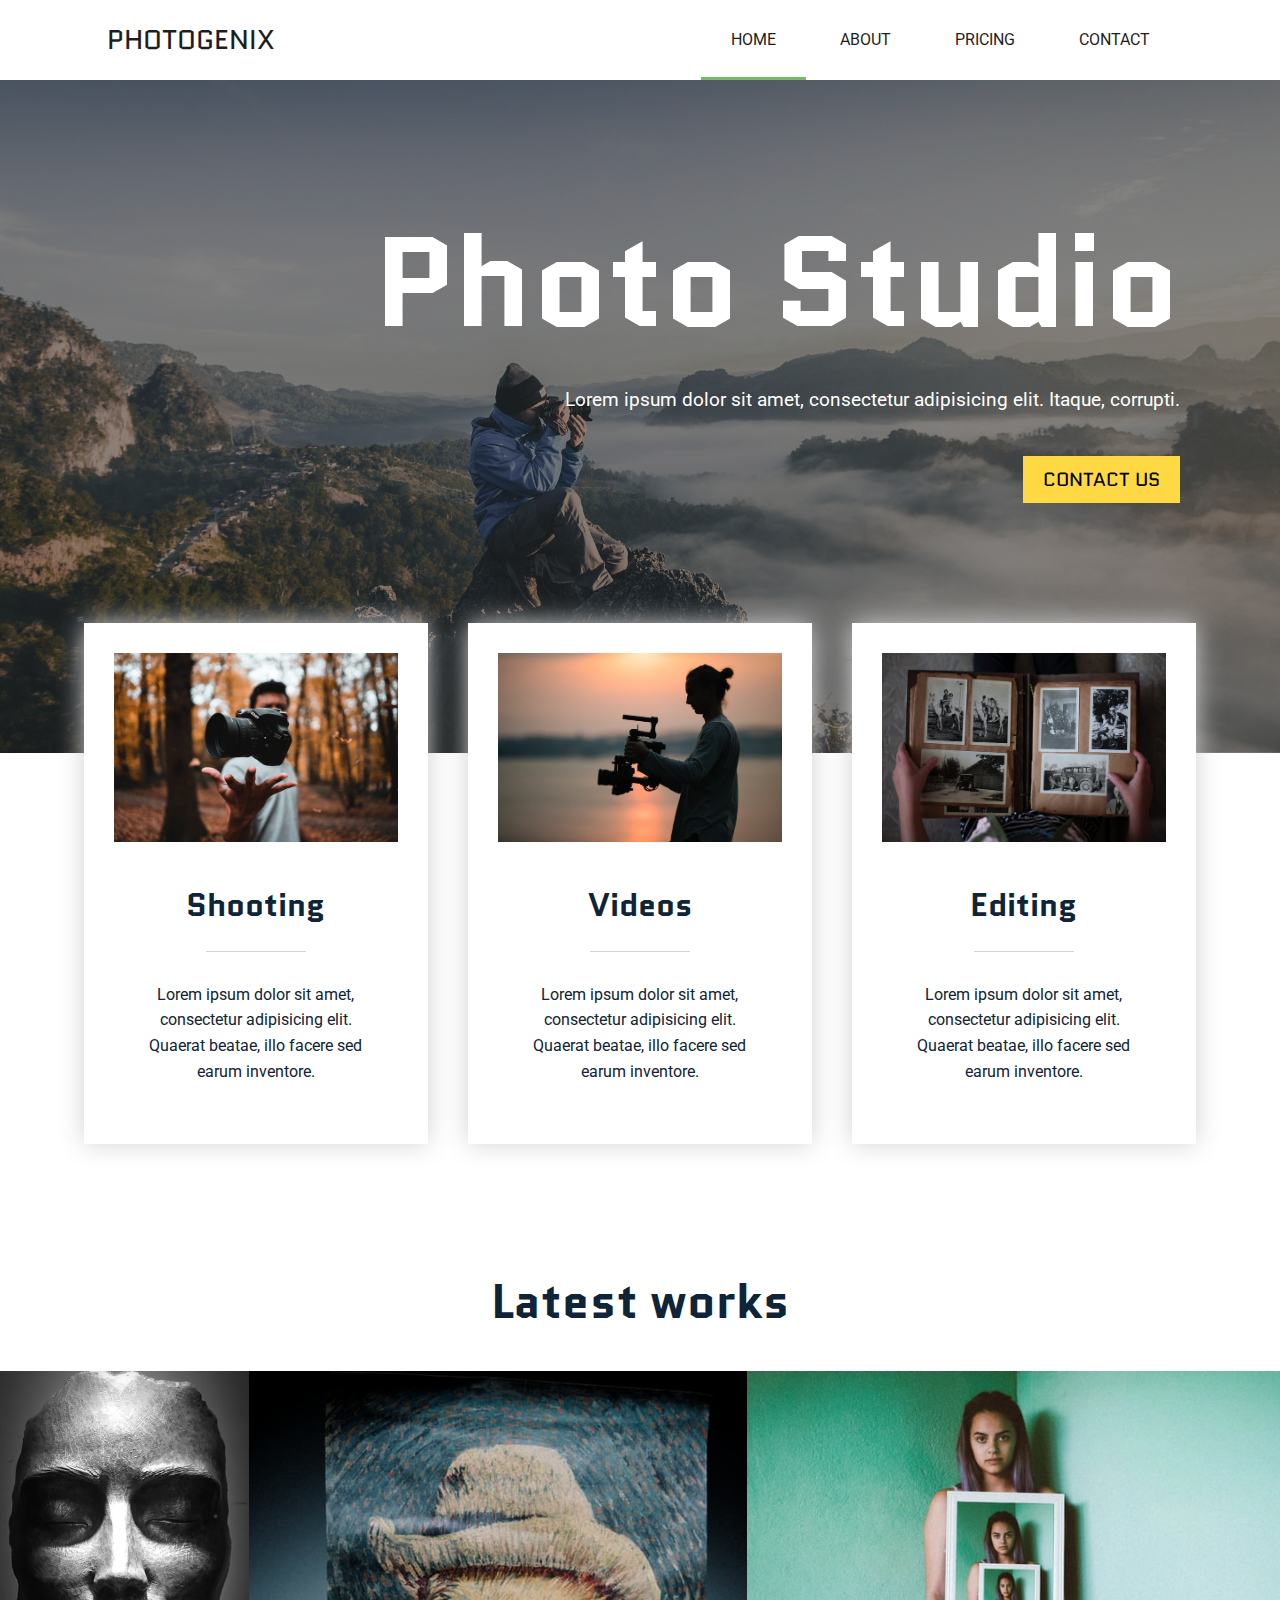
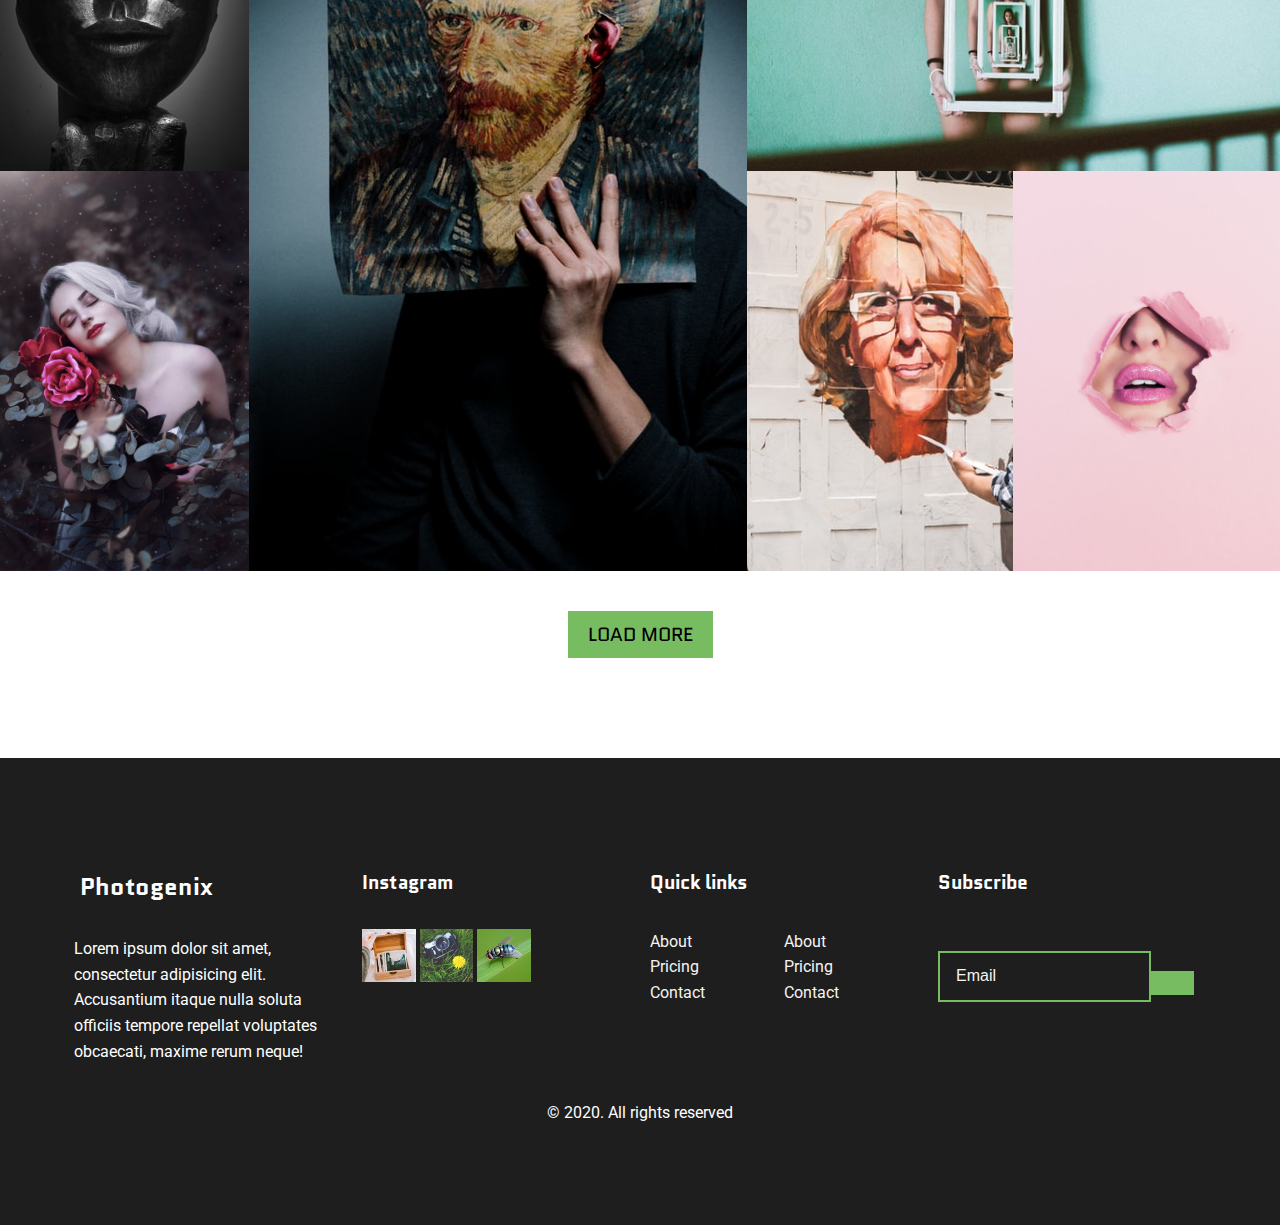
<file: index.html>
<!DOCTYPE html>
<html lang="en">
<head>
    <meta charset="UTF-8">
    <title>Photo studio</title>
     <meta name="viewport" content="width=device-width, initial-scale=1.0">
    <link rel="stylesheet" href="https://use.fontawesome.com/releases/v5.8.1/css/all.css" integrity="sha384-50oBUHEmvpQ+1lW4y57PTFmhCaXp0ML5d60M1M7uH2+nqUivzIebhndOJK28anvf" crossorigin="anonymous">
    <link rel="stylesheet" href="style.css">
</head>
<body>
    
    <!-- nav -->
     <nav>
        <a class="logo" href=""><i class="fas fa-camera"></i>&nbsp;Photogenix</a>
        <ul>
            <li><a class="active" href="index.html">Home</a></li>
            <li><a href="about.html">About</a></li>
            <li><a href="pricing.html">Pricing</a></li>
            <li><a href="contact.html">Contact</a></li>
        </ul>
    </nav>

    
    <!-- header -->
    <header>
        <h1>Photo Studio</h1>
        <p>Lorem ipsum dolor sit amet, consectetur adipisicing elit. Itaque, corrupti.</p>
        <button type="button">Contact us</button>
    </header>
    
    
    <!-- services -->
    <section class="services container">
        <div class="row">
            <div class="col-4"> 
                <div class="wrapper">
                    <img src="img/services1.jpg" alt="">
                    <div class="text">
                        <h3>Shooting</h3>
                        <p>Lorem ipsum dolor sit amet, consectetur adipisicing elit. Quaerat beatae, illo facere sed earum inventore.</p>
                    </div>
                </div>
            </div>
            
            <div class="col-4"> 
                <div class="wrapper">
                    <img src="img/services2.jpg" alt="">
                    <div class="text"> 
                        <h3>Videos</h3>
                        <p>Lorem ipsum dolor sit amet, consectetur adipisicing elit. Quaerat beatae, illo facere sed earum inventore.</p>
                    </div>
                </div>
            </div>
            
            <div class="col-4"> 
                <div class="wrapper">
                    <img src="img/services3.jpg" alt="">
                    <div class="text"> 
                        <h3>Editing</h3>
                        <p>Lorem ipsum dolor sit amet, consectetur adipisicing elit. Quaerat beatae, illo facere sed earum inventore.</p>
                    </div>
                </div>
            </div>
        </div>
    </section>
    
    <!-- works -->
    <section class="works">
        <h2>Latest works</h2>
        <div class="row">
           <!-- col-7 (prvi deo slika)-->
            <div class="col-7">
                <div class="row">
                    <div class="col-4">
                        <div class="row">
                            <div class="col-12 works1"></div>
                        </div>
                        <div class="row">
                            <div class="col-12 works2"></div>
                        </div>
                    </div>
                    <div class="col-8">
                        <div class="row">
                            <div class="col-12 works3" ></div>
                        </div>
                    </div>
                </div>
            </div>
            <!-- col-5 (drugi deo) -->
            <div class="col-5">
               <div class="row">
                   <div class="col-12 works4"></div>
               </div>
               <div class="row">
                   <div class="col-6 works5"></div>
                   <div class="col-6 works6"></div>
               </div>
            </div>
        </div>
        <button type="button">Load more</button>
    </section>
    
    
    <!-- footer -->
    <footer>
        <div class="row container">
            <div class="col-3">
                <h4><i class="fas fa-camera"></i>&nbsp;Photogenix</h4>
                <p>Lorem ipsum dolor sit amet, consectetur adipisicing elit. Accusantium itaque nulla soluta officiis tempore repellat voluptates obcaecati, maxime rerum neque!</p>
                <a href=""><i class="fab fa-facebook-square"></i></a>
                <a href=""><i class="fab fa-instagram"></i></a>
                <a href=""><i class="fab fa-twitter"></i></a>
                <a href=""><i class="fab fa-youtube"></i></a>
            </div>
            <div class="col-3">
                <h5>Instagram</h5>
                <img src="img/footer1.jpg" alt="">
                <img src="img/footer2.jpg" alt="">
                <img src="img/footer3.jpg" alt="">
            </div>
            <div class="col-3">
                <h5>Quick links</h5>
                <div class="row">
                    <div class="col-6">
                        <ul>
                            <li><a href="about.html">About</a></li>
                            <li><a href="pricing.html">Pricing</a></li>
                            <li><a href="contact.html">Contact</a></li>
                        </ul>
                    </div>
                    <div class="col-6">
                        <ul>
                            <li><a href="about.html">About</a></li>
                            <li><a href="pricing.html">Pricing</a></li>
                            <li><a href="contact.html">Contact</a></li>
                        </ul>
                    </div>
                </div>
            </div>
            <div class="col-3">
                <h5>Subscribe</h5>
                <form>
                    <input type="text" placeholder="Email">
                    <button type="button"><i class="fas fa-paper-plane"></i></button>
                </form>
            </div>
        </div>
        <div class="row copy">
            <p>&copy; 2020. All rights reserved</p>
        </div>
    </footer>
    
    
</body>
</html>
</file>
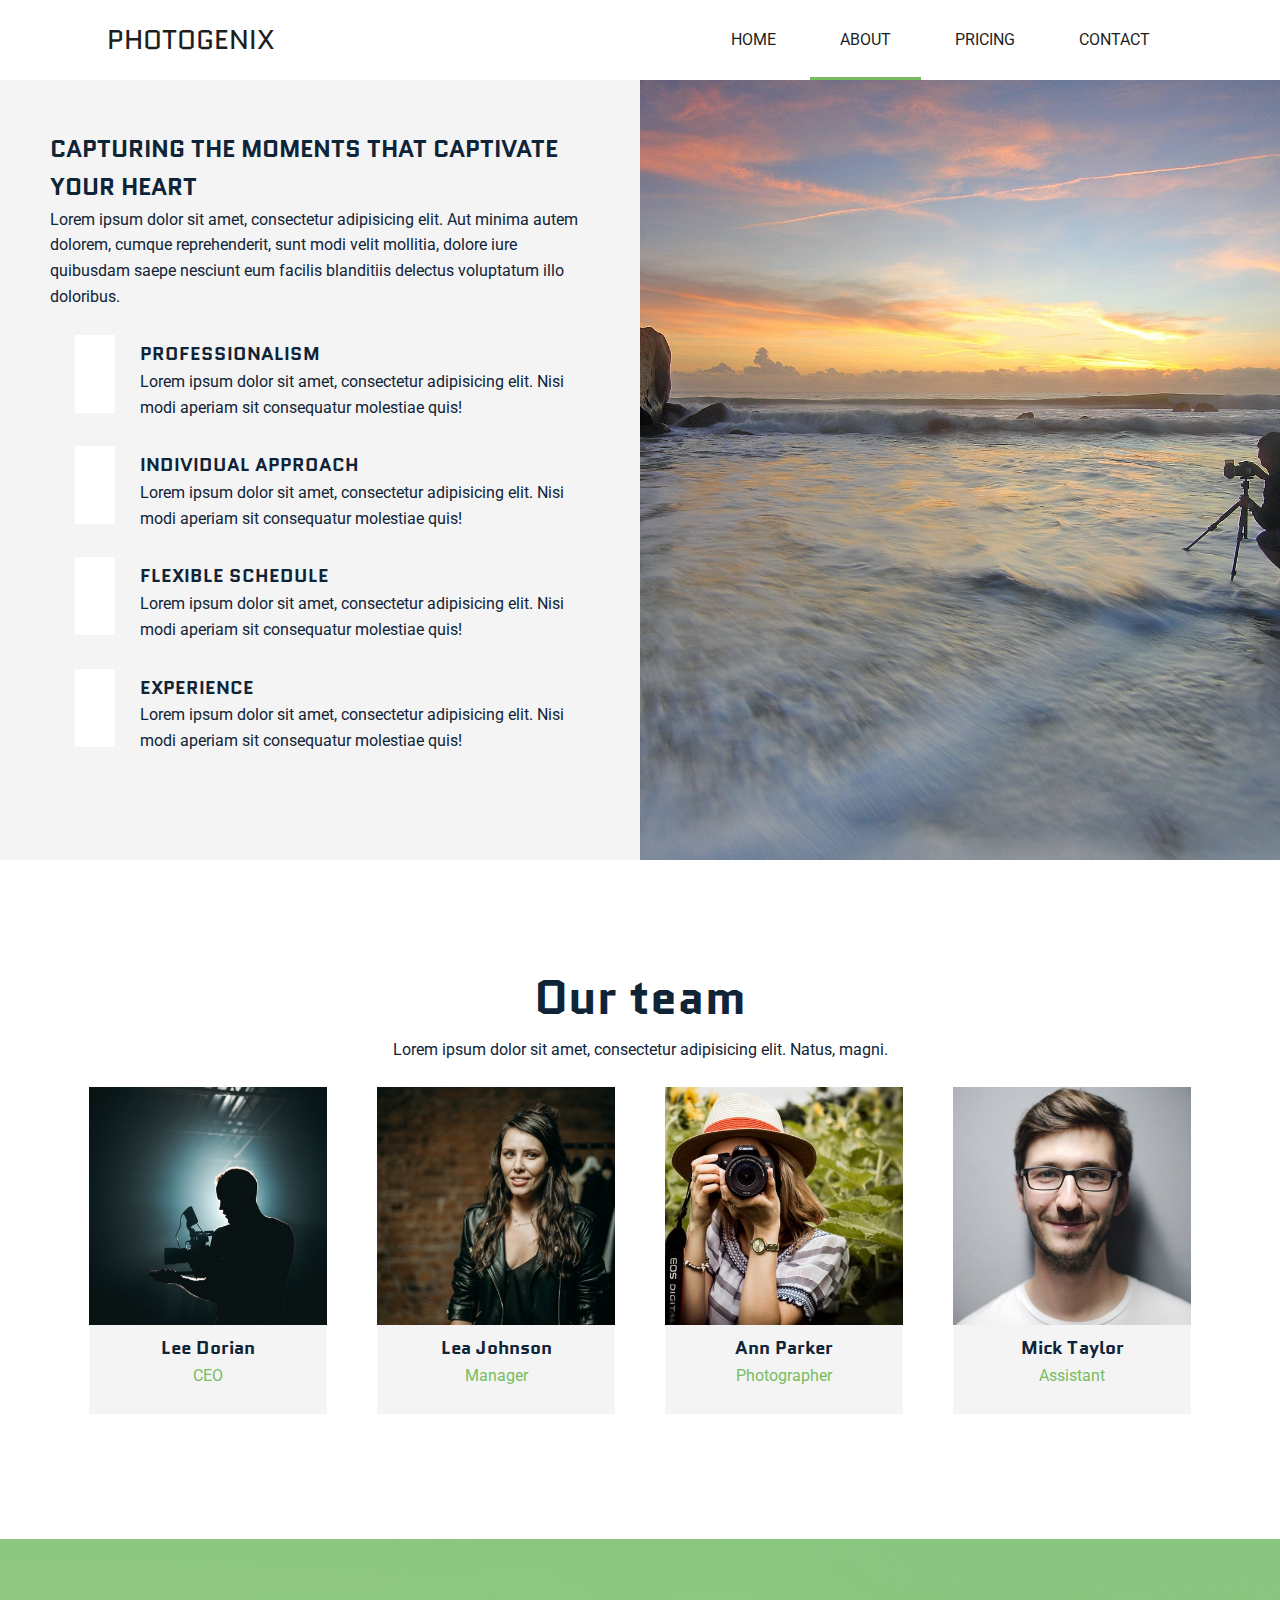
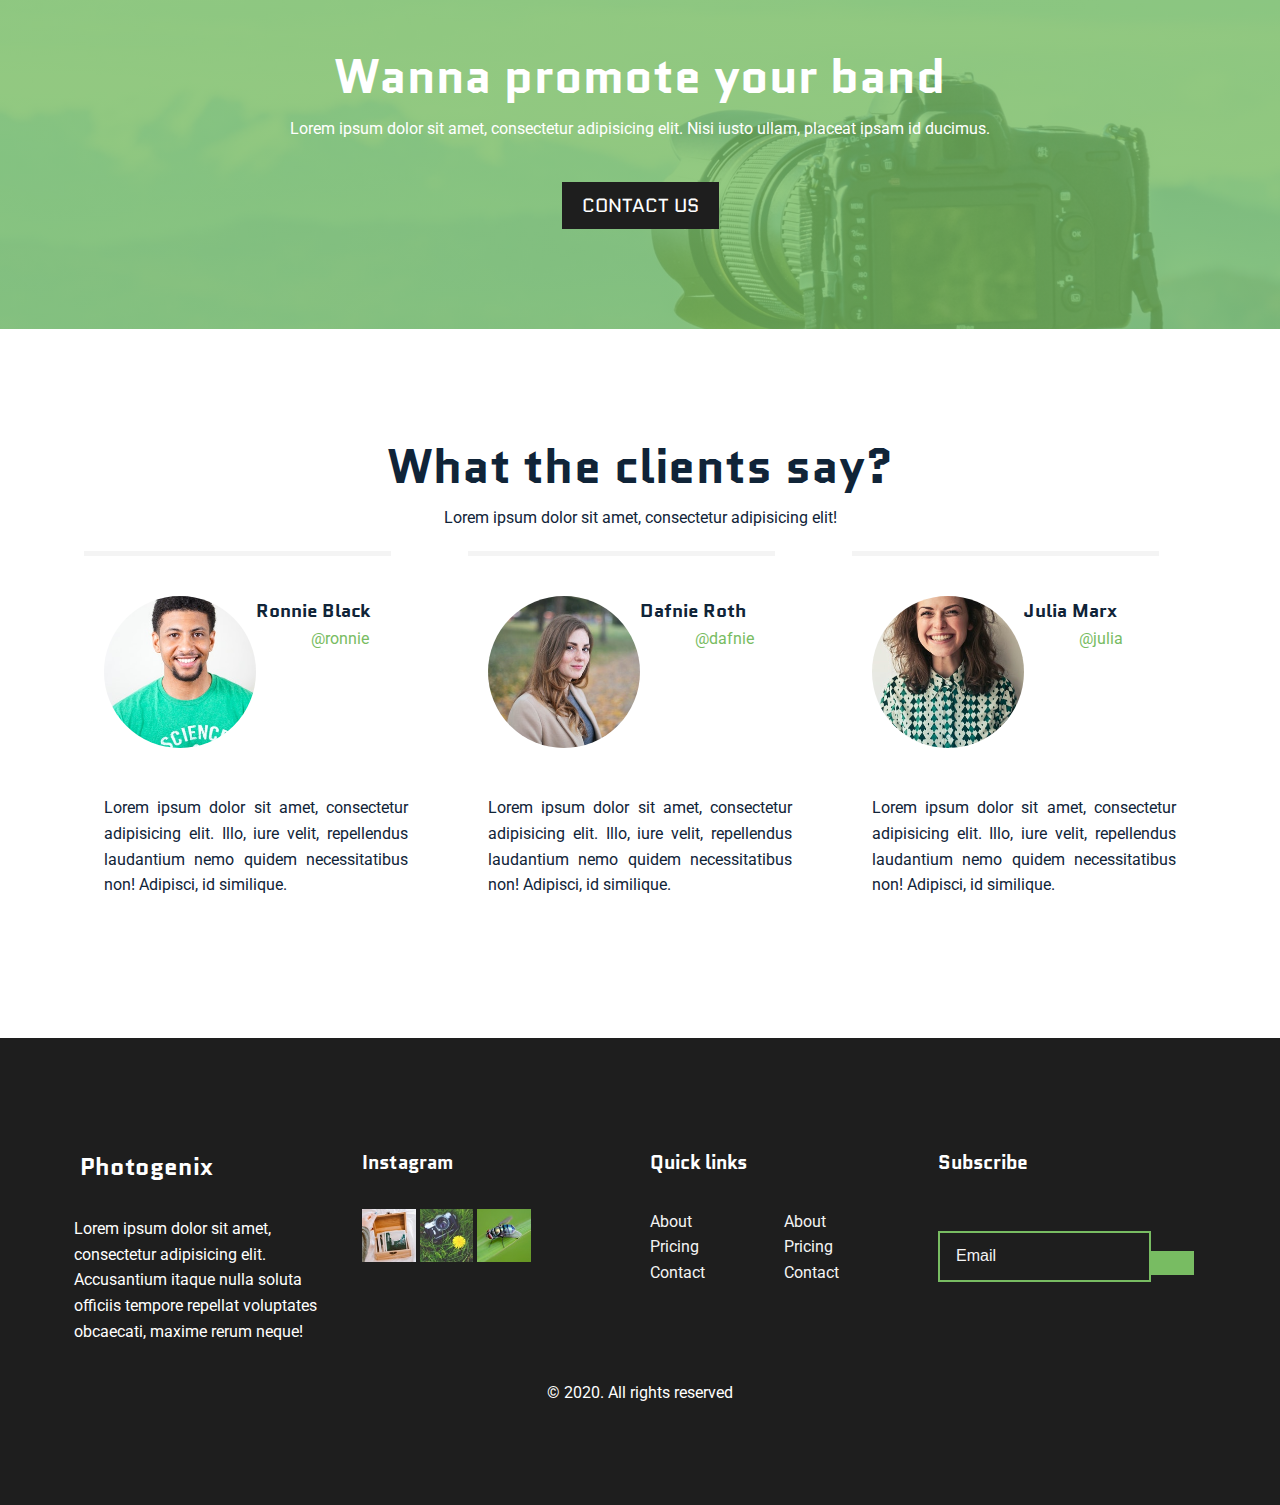
<file: about.html>
<!DOCTYPE html>
<html lang="en">
<head>
    <meta charset="UTF-8">
    <title>Photo studio</title>
     <meta name="viewport" content="width=device-width, initial-scale=1.0">
    <link rel="stylesheet" href="https://use.fontawesome.com/releases/v5.8.1/css/all.css" integrity="sha384-50oBUHEmvpQ+1lW4y57PTFmhCaXp0ML5d60M1M7uH2+nqUivzIebhndOJK28anvf" crossorigin="anonymous">
    <link rel="stylesheet" href="style.css">
</head>
<body>
    
    <!-- nav -->
    <nav>
        <a class="logo" href=""><i class="fas fa-camera"></i>&nbsp;Photogenix</a>
        <ul>
            <li><a href="index.html">Home</a></li>
            <li><a  class="active"  href="about.html">About</a></li>
            <li><a href="pricing.html">Pricing</a></li>
            <li><a href="contact.html">Contact</a></li>
        </ul>
    </nav>
    
    <!-- about -->
    <section class="about">
        <div class="row">
            <div class="col-6">
                <h2>Capturing the moments that captivate your heart</h2>
                <p>Lorem ipsum dolor sit amet, consectetur adipisicing elit. Aut minima autem dolorem, cumque reprehenderit, sunt modi velit mollitia, dolore iure quibusdam saepe nesciunt eum facilis blanditiis delectus voluptatum illo doloribus.</p>
                
                <!--cetiri artikla -->
                <div class="row">
                    <div class="col-2">
                        <i class="far fa-user"></i>
                    </div>
                    <div class="col-10">
                       <h3>Professionalism</h3>
                        <p>Lorem ipsum dolor sit amet, consectetur adipisicing elit. Nisi modi aperiam sit consequatur molestiae quis!</p>
                    </div>
                </div>
                <div class="row">
                    <div class="col-2">
                        <i class="far fa-user"></i>
                    </div>
                    <div class="col-10">
                        <h3>Individual approach</h3>
                        <p>Lorem ipsum dolor sit amet, consectetur adipisicing elit. Nisi modi aperiam sit consequatur molestiae quis!</p>
                    </div>
                </div>
                <div class="row">
                    <div class="col-2">
                        <i class="far fa-user"></i>
                    </div>
                    <div class="col-10">
                        <h3>Flexible schedule</h3>
                        <p>Lorem ipsum dolor sit amet, consectetur adipisicing elit. Nisi modi aperiam sit consequatur molestiae quis!</p>
                    </div>
                </div>
                
                <div class="row">
                    <div class="col-2">
                        <i class="far fa-user"></i>
                    </div>
                    <div class="col-10">
                        <h3>Experience</h3>
                        <p>Lorem ipsum dolor sit amet, consectetur adipisicing elit. Nisi modi aperiam sit consequatur molestiae quis!</p>
                    </div>
                </div>
            </div>
            <!--Slika -->
            <div class="col-6"></div>
        </div>
    </section>
    
    <!-- team -->
    <section class="team container">
        <h2>Our team</h2>
        <p>Lorem ipsum dolor sit amet, consectetur adipisicing elit. Natus, magni.</p>
        <div class="row">
            <div class="col-3">
                <div class="wrapper">
                    <img src="img/team1.jpg" alt="">
                    <h3>Lee Dorian</h3>
                    <p>CEO</p>
                    <div class="row">
                        <a href=""><i class="fab fa-facebook-square"></i></a>
                        <a href=""><i class="fab fa-instagram"></i></a>
                        <a href=""><i class="fab fa-twitter"></i></a>
                        <a href=""><i class="fab fa-youtube"></i></a>
                    </div>
                </div>
            </div>
            <div class="col-3">
                <div class="wrapper">
                    <img src="img/team2.jpg" alt="">
                    <h3>Lea Johnson</h3>
                    <p>Manager</p>
                    <div class="row">
                        <a href=""><i class="fab fa-facebook-square"></i></a>
                        <a href=""><i class="fab fa-instagram"></i></a>
                        <a href=""><i class="fab fa-twitter"></i></a>
                        <a href=""><i class="fab fa-youtube"></i></a>
                    </div>
                </div>
            </div>
                    
            <div class="col-3">
                 <div class="wrapper">
                    <img src="img/team3.jpg" alt="">
                    <h3>Ann Parker</h3>
                    <p>Photographer</p>
                    <div class="row">
                        <a href=""><i class="fab fa-facebook-square"></i></a>
                        <a href=""><i class="fab fa-instagram"></i></a>
                        <a href=""><i class="fab fa-twitter"></i></a>
                        <a href=""><i class="fab fa-youtube"></i></a>
                    </div>
                </div>
            </div> 
               
            <div class="col-3">                    <div class="wrapper">
                    <img src="img/team4.jpg" alt="">
                    <h3>Mick Taylor</h3>
                    <p>Assistant</p>
                    <div class="row">
                        <a href=""><i class="fab fa-facebook-square"></i></a>
                        <a href=""><i class="fab fa-instagram"></i></a>
                        <a href=""><i class="fab fa-twitter"></i></a>
                        <a href=""><i class="fab fa-youtube"></i></a>
                    </div>
                </div>
           </div>
    </section>
    
    
    <!-- promote -->
    <section class="promote">
       <h2>Wanna promote your band</h2>
       <p>Lorem ipsum dolor sit amet, consectetur adipisicing elit. Nisi iusto ullam, placeat ipsam id ducimus.</p>
       <button type="button">Contact us</button>  
    </section>
    
    
    <!-- testimonials -->
    <section class="testimonials container">
        <h2>What the clients say?</h2>
        <p>Lorem ipsum dolor sit amet, consectetur adipisicing elit!</p>
        <div class="row">
            <div class="col-4">
                <div class="row">
                   <div class="col-6">
                       <img src="img/client1.jpg" alt="">
                   </div>
                   <div class="col-6">
                        <h3>Ronnie Black</h3>
                        <p>@ronnie</p>
                   </div>
                </div>
                <div class="row">
                    <p>Lorem ipsum dolor sit amet, consectetur adipisicing elit. Illo, iure velit, repellendus laudantium nemo quidem necessitatibus non! Adipisci, id similique.</p>
                </div>
            </div>
            
            <div class="col-4">
                <div class="row">
                   <div class="col-6">
                       <img src="img/client2.jpg" alt="">
                   </div>
                   <div class="col-6">
                        <h3>Dafnie Roth</h3>
                        <p>@dafnie</p>
                   </div>
                </div>
                <div class="row">
                    <p>Lorem ipsum dolor sit amet, consectetur adipisicing elit. Illo, iure velit, repellendus laudantium nemo quidem necessitatibus non! Adipisci, id similique.</p>
                </div>
            </div>
            
            <div class="col-4">
                <div class="row">
                   <div class="col-6">
                       <img src="img/client3.jpg" alt="">
                   </div>
                   <div class="col-6">
                        <h3>Julia Marx</h3>
                        <p>@julia</p>
                   </div> 
                </div>
                <div class="row">
                    <p>Lorem ipsum dolor sit amet, consectetur adipisicing elit. Illo, iure velit, repellendus laudantium nemo quidem necessitatibus non! Adipisci, id similique.</p>
                </div>
            </div>
        </div>
    </section>

    <!-- footer -->
    <footer>
        <div class="row container">
            <div class="col-3">
                <h4><i class="fas fa-camera"></i>&nbsp;Photogenix</h4>
                <p>Lorem ipsum dolor sit amet, consectetur adipisicing elit. Accusantium itaque nulla soluta officiis tempore repellat voluptates obcaecati, maxime rerum neque!</p>
                <a href=""><i class="fab fa-facebook-square"></i></a>
                <a href=""><i class="fab fa-instagram"></i></a>
                <a href=""><i class="fab fa-twitter"></i></a>
                <a href=""><i class="fab fa-youtube"></i></a>
            </div>
            <div class="col-3">
                <h5>Instagram</h5>
                <img src="img/footer1.jpg" alt="">
                <img src="img/footer2.jpg" alt="">
                <img src="img/footer3.jpg" alt="">
            </div>
            <div class="col-3">
                <h5>Quick links</h5>
                <div class="row">
                    <div class="col-6">
                        <ul>
                            <li><a href="about.html">About</a></li>
                            <li><a href="pricing.html">Pricing</a></li>
                            <li><a href="contact.html">Contact</a></li>
                        </ul>
                    </div>
                    <div class="col-6">
                        <ul>
                            <li><a href="about.html">About</a></li>
                            <li><a href="pricing.html">Pricing</a></li>
                            <li><a href="contact.html">Contact</a></li>
                        </ul>
                    </div>
                </div>
            </div>
            <div class="col-3">
                <h5>Subscribe</h5>
                <form>
                    <input type="text" placeholder="Email">
                    <button type="button"><i class="fas fa-paper-plane"></i></button>
                </form>
            </div>
        </div>
        <div class="row copy">
            <p>&copy; 2020. All rights reserved</p>
        </div>
    </footer>
    
</body>
</html>
</file>
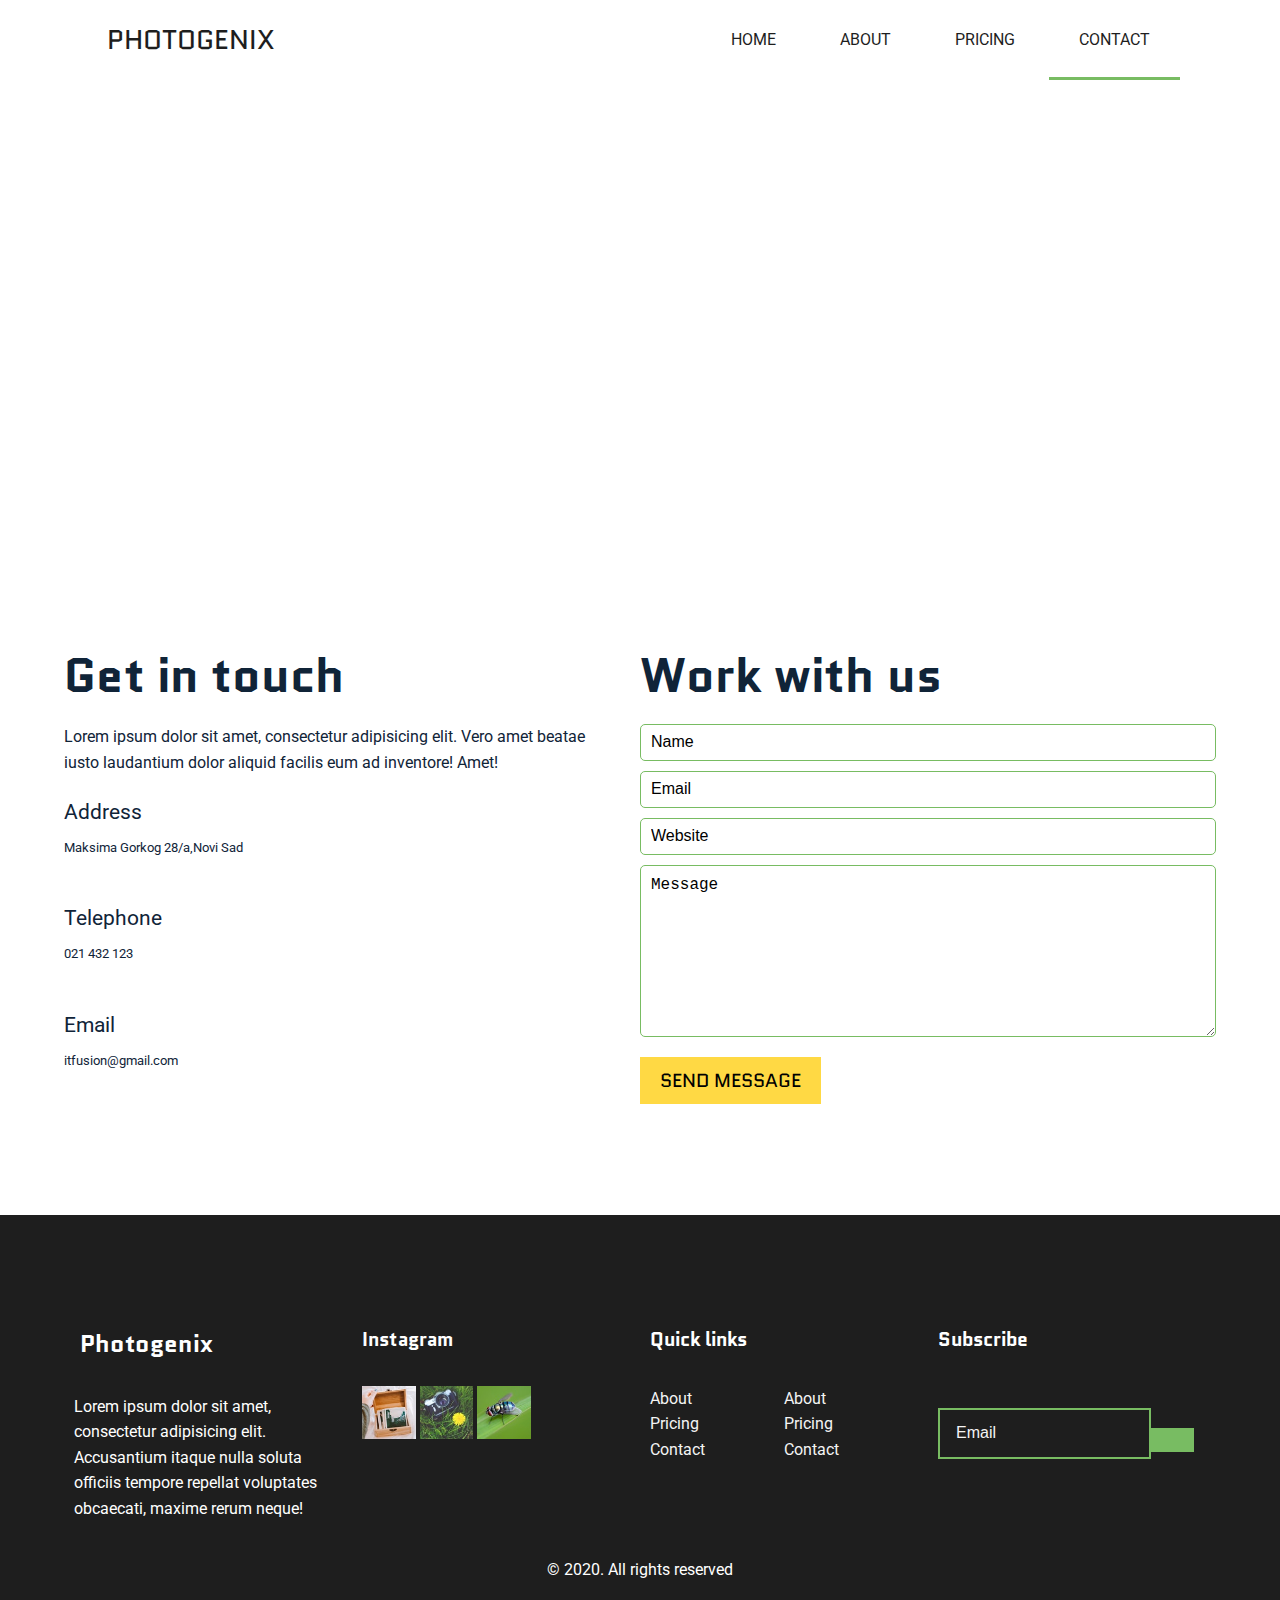
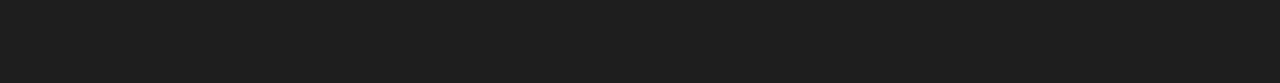
<file: contact.html>
<!DOCTYPE html>
<html lang="en">
<head>
    <meta charset="UTF-8">
    <title>Photo studio</title>
     <meta name="viewport" content="width=device-width, initial-scale=1.0">
    <link rel="stylesheet" href="https://use.fontawesome.com/releases/v5.8.1/css/all.css" integrity="sha384-50oBUHEmvpQ+1lW4y57PTFmhCaXp0ML5d60M1M7uH2+nqUivzIebhndOJK28anvf" crossorigin="anonymous">
    <link rel="stylesheet" href="style.css">
</head>
<body>
     
    <!-- nav -->
    <nav>
        <a class="logo" href=""><i class="fas fa-camera"></i>&nbsp;Photogenix</a>
        <ul>
            <li><a href="index.html">Home</a></li>
            <li><a href="about.html">About</a></li>
            <li><a href="pricing.html">Pricing</a></li>
            <li><a class="active" href="contact.html">Contact</a></li>
        </ul>
    </nav>
    
    
    <!-- map -->
    <section class="map">
        <iframe src="https://www.google.com/maps/embed?pb=!1m18!1m12!1m3!1d2808.8559909993724!2d19.84745217945272!3d45.25070477920139!2m3!1f0!2f0!3f0!3m2!1i1024!2i768!4f13.1!3m3!1m2!1s0x475b106ad9569589%3A0x7e3867260594123c!2sIT%20Fusion%20-%20Edukativni%20centar!5e0!3m2!1ssr!2srs!4v1589573168898!5m2!1ssr!2srs" width="100%" height="450" frameborder="0" style="border:0;" allowfullscreen="" aria-hidden="false" tabindex="0"></iframe>
    </section>
    
   
    <!-- form -->
    <section class="contact container">
        <div class="row">
            <div class="col-6">
                <h2>Get in touch</h2>
                <p>Lorem ipsum dolor sit amet, consectetur adipisicing elit. Vero amet beatae iusto laudantium dolor aliquid facilis eum ad inventore! Amet!</p>
                <div class="row">
                    <div class="col-1">
                        <i class="fas fa-map-marker-alt"></i>
                    </div>
                    <div class="col-11">
                        <ul>
                            <li>Address <br/><small>Maksima Gorkog 28/a,Novi Sad</small></li>
                        </ul>
                    </div>
                </div>

                 <div class="row">
                    <div class="col-1">
                        <i class="fas fa-phone"></i>
                    </div>
                    <div class="col-11">
                        <ul>
                            <li>Telephone <br/><small>021 432 123</small></li>
                        </ul>
                    </div>
                </div>

                 <div class="row"> 
                    <div class="col-1">
                        <i class="fas fa-envelope"></i>
                    </div>
                    <div class="col-11">
                        <ul>
                            <li>Email <br/><small>itfusion@gmail.com</small></li>
                        </ul>
                    </div>
                </div>
            </div>

            <div class="col-6">
                <h2>Work with us</h2>
                <form>
                    <input type="text" placeholder="Name">
                    <input type="email" placeholder="Email">
                    <input type="text" placeholder="Website">
                    <textarea cols="30" rows="10" placeholder="Message"></textarea>
                    <button type="button">Send message</button>
                </form>
            </div>
        </div>
    </section>
    
    
    <!-- footer -->
    <footer>
        <div class="row container">
            <div class="col-3">
                <h4><i class="fas fa-camera"></i>&nbsp;Photogenix</h4>
                <p>Lorem ipsum dolor sit amet, consectetur adipisicing elit. Accusantium itaque nulla soluta officiis tempore repellat voluptates obcaecati, maxime rerum neque!</p>
                <a href=""><i class="fab fa-facebook-square"></i></a>
                <a href=""><i class="fab fa-instagram"></i></a>
                <a href=""><i class="fab fa-twitter"></i></a>
                <a href=""><i class="fab fa-youtube"></i></a>
            </div>
            <div class="col-3">
                <h5>Instagram</h5>
                <img src="img/footer1.jpg" alt="">
                <img src="img/footer2.jpg" alt="">
                <img src="img/footer3.jpg" alt="">
            </div>
            <div class="col-3">
                <h5>Quick links</h5>
                <div class="row">
                    <div class="col-6">
                        <ul>
                            <li><a href="about.html">About</a></li>
                            <li><a href="pricing.html">Pricing</a></li>
                            <li><a href="contact.html">Contact</a></li>
                        </ul>
                    </div>
                    <div class="col-6">
                        <ul>
                            <li><a href="about.html">About</a></li>
                            <li><a href="pricing.html">Pricing</a></li>
                            <li><a href="contact.html">Contact</a></li>
                        </ul>
                    </div>
                </div>
            </div>
            <div class="col-3">
                <h5>Subscribe</h5>
                <form>
                    <input type="text" placeholder="Email">
                    <button type="button"><i class="fas fa-paper-plane"></i></button>
                </form>
            </div>
        </div>
        <div class="row copy">
            <p>&copy; 2020. All rights reserved</p>
        </div>
    </footer>
    
</body>
</html>
</file>
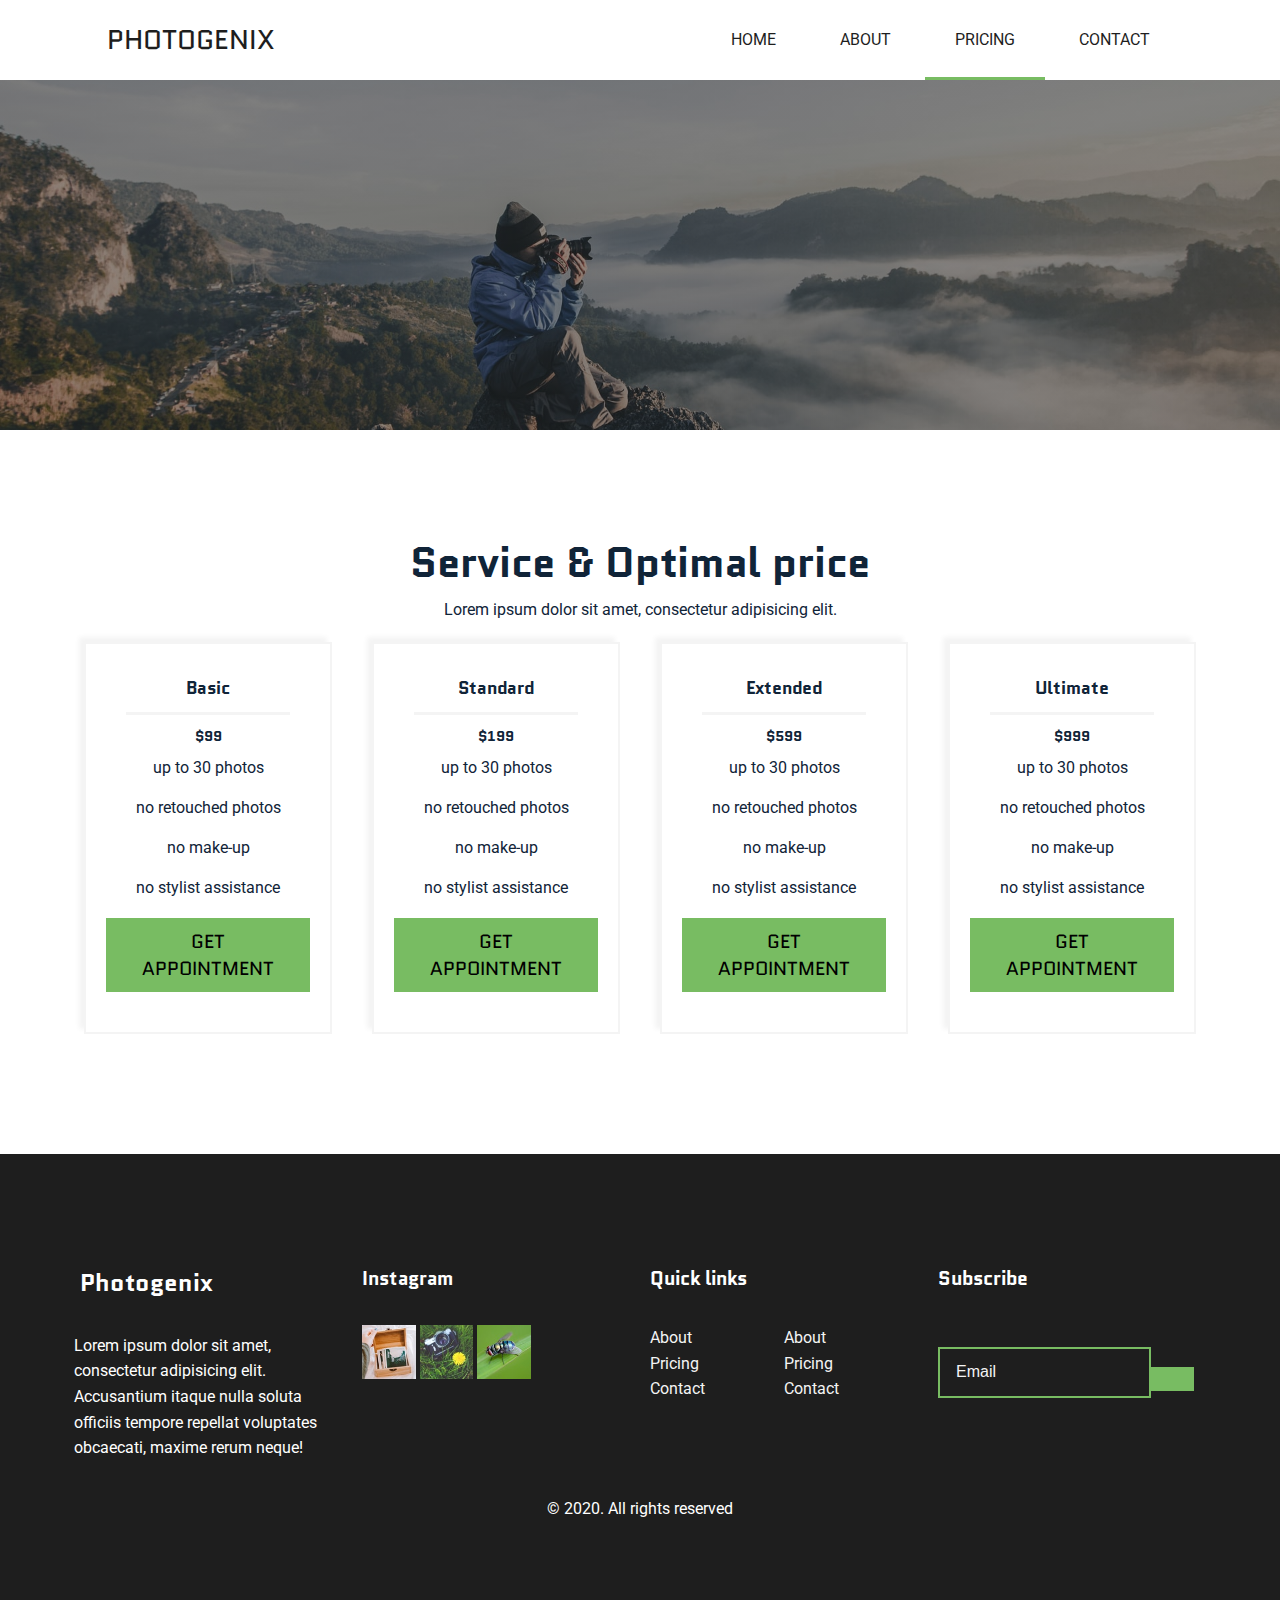
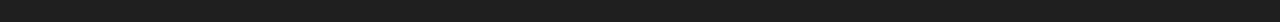
<file: pricing.html>
<!DOCTYPE html>
<html lang="en">
<head>
    <meta charset="UTF-8">
    <title>Photo studio</title>
     <meta name="viewport" content="width=device-width, initial-scale=1.0">
    <link rel="stylesheet" href="https://use.fontawesome.com/releases/v5.8.1/css/all.css" integrity="sha384-50oBUHEmvpQ+1lW4y57PTFmhCaXp0ML5d60M1M7uH2+nqUivzIebhndOJK28anvf" crossorigin="anonymous">
    <link rel="stylesheet" href="style.css">
</head>
<body>
    
    <!-- nav -->
    <nav>
        <a class="logo" href=""><i class="fas fa-camera"></i>&nbsp;Photogenix</a>
        <ul>
            <li><a href="index.html">Home</a></li>
            <li><a href="about.html">About</a></li>
            <li><a class="active"  href="pricing.html">Pricing</a></li>
            <li><a href="contact.html">Contact</a></li>  
        </ul>
    </nav>
    
    <!-- header -->
    <header>
        <div class="row">
            <div class="col-12"></div>
        </div>
    </header>
    
    <!-- pricing -->
    <section class="pricing container">
        <div class="row">
            <div class="col-12">
                <h2>Service & Optimal price</h2>
                <p>Lorem ipsum dolor sit amet, consectetur adipisicing elit.</p>
            </div>
        </div>
        <div class="row">
            <div class="col-3">
                <div class="wrapper">
                    <h4>Basic</h4>
                    <h5>$99</h5>
                    <hgroup>
                        <p>up to 30 photos</p>
                        <p>no retouched photos</p>
                        <p>no make-up</p>
                        <p>no stylist assistance</p>
                    </hgroup>
                    <button type="button">Get appointment</button>
                </div>
            </div>
            <div class="col-3">
                <div class="wrapper">
                    <h4>Standard</h4>
                    <h5>$199</h5>
                    <hgroup>
                        <p>up to 30 photos</p>
                        <p>no retouched photos</p>
                        <p>no make-up</p>
                        <p>no stylist assistance</p>
                    </hgroup>
                    <button type="button">Get appointment</button>
                </div>
            </div>
            <div class="col-3">
                <div class="wrapper">
                    <h4>Extended</h4>
                    <h5>$599</h5>
                    <hgroup>
                        <p>up to 30 photos</p>
                        <p>no retouched photos</p>
                        <p>no make-up</p>
                        <p>no stylist assistance</p>
                    </hgroup>
                    <button type="button">Get appointment</button>
                </div>
            </div>
            <div class="col-3">
                <div class="wrapper">
                    <h4>Ultimate</h4>
                    <h5>$999</h5>
                    <hgroup>
                        <p>up to 30 photos</p>
                        <p>no retouched photos</p>
                        <p>no make-up</p>
                        <p>no stylist assistance</p>
                    </hgroup>
                    <button type="button">Get appointment</button>
                </div>
            </div>
        </div>
    </section>
    
    
    <!-- footer -->
    <footer>
        <div class="row container">
            <div class="col-3">
                <h4><i class="fas fa-camera"></i>&nbsp;Photogenix</h4>
                <p>Lorem ipsum dolor sit amet, consectetur adipisicing elit. Accusantium itaque nulla soluta officiis tempore repellat voluptates obcaecati, maxime rerum neque!</p>
                <a href=""><i class="fab fa-facebook-square"></i></a>
                <a href=""><i class="fab fa-instagram"></i></a>
                <a href=""><i class="fab fa-twitter"></i></a>
                <a href=""><i class="fab fa-youtube"></i></a>
            </div>
            <div class="col-3">
                <h5>Instagram</h5>
                <img src="img/footer1.jpg" alt="">
                <img src="img/footer2.jpg" alt="">
                <img src="img/footer3.jpg" alt="">
            </div>
            <div class="col-3">
                <h5>Quick links</h5>
                <div class="row">
                    <div class="col-6">
                        <ul>
                            <li><a href="about.html">About</a></li>
                            <li><a href="pricing.html">Pricing</a></li>
                            <li><a href="contact.html">Contact</a></li>
                        </ul>
                    </div>
                    <div class="col-6">
                        <ul>
                            <li><a href="about.html">About</a></li>
                            <li><a href="pricing.html">Pricing</a></li>
                            <li><a href="contact.html">Contact</a></li>
                        </ul>
                    </div>
                </div>
            </div>
            <div class="col-3">
                <h5>Subscribe</h5>
                <form>
                    <input type="text" placeholder="Email">
                    <button type="button"><i class="fas fa-paper-plane"></i></button>
                </form>
            </div>
        </div>
        <div class="row copy">
            <p>&copy; 2020. All rights reserved</p>
        </div>
    </footer>
    
    
</body>
</html>
</file>
<file: style.css>
@import url('https://fonts.googleapis.com/css?family=Quantico:400,700|Roboto:300,400&display=swap');
:root {
    --crna: #1e1e1e;  /* rgba(30, 30, 30, .9) */
    --zelena: #78bc62; /* rgb(120, 188, 98) */
    --zuta: #ffd944;   /* rgb(255, 217, 68) */
    --siva: #102438;
    --svetloSiva: #f4f4f4;
    --bela: #fff;
    --padding: 100px 0;
    --headings: 3rem;
    --transition:.3s ease;
}
* {
    margin: 0;
    padding: 0;
    box-sizing: border-box;
}
body {
    font-family: 'Roboto', sans-serif;
    font-size: 16px;
    line-height: 1.6;
    color:  var(--siva);
    
}
h1, h2, h3, h4, h5, h6 {
    font-family: 'Quantico', sans-serif;
}

.container{
    width: 90%;
    margin: auto;
}

button{
    padding: 10px 20px;
    border: none;
    font-size: 1.2rem;
    font-family: 'Quantico', sans-serif;
    text-transform: uppercase;
    margin-top: 40px;
}

button:hover{
    transition: var(--transition);
    cursor: pointer;
}

/***************************
grid
***************************/
.row::after {
  content: "";
  clear: both;
  display: block;
}
[class*="col-"] {
  float: left;
}
.col-1 {width: 8.33%;}
.col-2 {width: 16.66%;}
.col-3 {width: 25%;}
.col-4 {width: 33.33%;}
.col-5 {width: 41.66%;}
.col-6 {width: 50%;}
.col-7 {width: 58.33%;}
.col-8 {width: 66.66%;}
.col-9 {width: 75%;}
.col-10 {width: 83.33%;}
.col-11 {width: 91.66%;}
.col-12 {width: 100%;}
/***************************
nav
***************************/

nav{
    height: 80px;
    line-height: 80px;
    padding: 0 100px;
}

nav .logo {
    text-decoration: none;
    text-transform: uppercase;
    font-size: 1.7rem;
    font-family: 'Quantico',sans-serif;
    color: var(--crna);
    float: left;
}

nav ul{
    float: right;
    
}
nav ul li{
    display: inline-block;
}

nav ul li a{
    padding: 0 30px;
    color: var(--crna);
    text-decoration: none;
    text-transform: uppercase; 
}

nav ul li a:hover{
    border-bottom: 3px solid var(--zelena);
    padding-bottom: 28px;
}

nav i{
    color: var(--zelena);
}

nav .active{
    border-bottom: 3px solid var(--zelena);
    padding-bottom: 28px;
}

/***************************
footer
***************************/
footer{
    background:var(--crna);
    padding: var(--padding);
    color: var(--bela);    
}

footer .col-3{
    padding: 10px;
}

footer img{
    width: 20%;
}

footer ul li{
    list-style: none;
}

footer a{
    color: var(--svetloSiva);
    text-decoration: none;
    padding-right: 10px;
}

footer i{
    color: var(--zelena);
}

footer h4{
    font-size: 1.5rem;
    padding-bottom: 30px;
}

footer h5{
    font-size: 1.2rem;
    padding-bottom: 30px;
}

footer input{
    padding: 16px;
    border: 2px solid var(--zelena);
    background: var(--crna);
}

footer button{
    position: relative;
    border: 2px solid var(--zelena);
    background: var(--zelena);
    top: 2px;
    left: -5px;
}

footer button i{
    color: var(--siva);
}

footer button i:hover{
    color: var(--svetloSiva);
}

::placeholder{
    color: var(--svetloSiva);
    font-size: 1rem;
}

footer .copy{
    text-align: center;
}

foter .copy:before{
    display: block;
    content: "";
    background: #393838;
    height: 1px;
    width: 70%;
    margin: 30px auto;     
}

/***
************************
 H O M E    P A G E
***************************/

/***************************
header
***************************/

header{
    background-image: linear-gradient(rgba(30, 30, 30, .5),rgba(30, 30, 30, .5)),url(img/header.jpg);
    background-position: center;
    background-size: cover;
    padding: 100px 100px 250px 100px;
    color: var(--bela);
    text-align: right;  
}

header h1{
    font-size: 8rem; 
}

header p{
    font-size: 1.2rem;
}

header button{
    background: var(--zuta);
}

header button:hover{
    background: var(--zelena);
}

/***************************
services
***************************/

.services img{
    width: 100%;
}

.services .text{
    padding: 30px;
    text-align: center;
}

.services h3{
    font-size: 2rem;
    padding-bottom: 30px;
}

.services .wrapper{
    box-shadow: 0 0 25px lightgray;
    border: 30px solid var(--bela);
    background: var(--bela);
    margin: -130px 20px 20px 20px;
}

.services .wrapper:hover{
    box-shadow: 0 0 25px gray;
    transition: var(--transition);
}

.services h3::after{
    display: block;
    content: "";
    height: 1px;
    width: 100px;
    margin: 20px auto 0 auto;
    background: lightgray;
}

/***************************
works
***************************/

.works{
    padding: var(--padding);
    text-align: center;
}

.works h2{
    font-size: var(--headings);
    padding-bottom: 30px;
}

.works1{
    background-image: url(img/works1.jpg);
    background-position: center;
    background-size: cover;
    height: 400px 
}

.works2{
    background-image: url(img/works2.jpg);
    background-position: center;
    background-size: cover;
    height: 400px ;
}

.works3{
    background-image: url(img/works3.jpg);
    background-position: center;
    background-size: cover;
    height: 800px;
}

.works4{
    background-image: url(img/works4.jpg);
    background-size: cover;
    background-position: center;
    height: 400px;
}

.works5{
    background-image: url(img/works5.jpg);
    background-position: center;
    background-size: cover;
    height: 400px;
}

.works6{
    background-image: url(img/works6.jpg);
    background-position: center;
    background-size: cover;
    height: 400px;
}

.works button{
    background: var(--zelena);    
}

.works button:hover{
    background: var(--zuta);
}

.works .col-12:hover,
.works .col-6:hover{
    transition: var(--transition);
    opacity: .8;
}

/***************************
A B O U T    P A G E
***************************/
/***************************
about section
***************************/

.about{
    background: var(--svetloSiva);
}

.about .col-6:nth-child(2){
    background-image: url(img/about1.jpg);
    height: 780px;
    background-position: center ;
    background-size: cover;
    background-repeat: no-repeat;
}

.about .col-6:nth-child(1){
    padding: 50px;
}

.about .col-6 .col-2 i{
    font-size: 2rem;
    color: var(--zelena);
    background: var(--bela);
    padding: 20px;
}

.about .col-6 .col-2 {
    text-align: center;
    padding: 10px;
}

.about .col-6 .row{
    margin: 30px 0;
}

.about .col-6 h2,
.about .col-6 h3{
    text-transform: uppercase;
}

/***************************
team
***************************/
.team .wrapper img{
    width: 100%;
}

.team {
    text-align: center;
    padding: var(--padding);
}

.team h2{
    font-size: var(--headings)
}

.team .wrapper{
    margin: 25px;
    background: var(--svetloSiva);
}

.team .wrapper p{
    color: var(--zelena);
}

.team .wrapper a{
    color: gray;
    margin: 0 10px;
}

/***************************
promote
***************************/
.promote{
    text-align: center;
    padding: var(--padding);
    background-image: linear-gradient(rgba(120, 188,98,.8),rgba(120,188,98,.8)),url(img/promote.jpg);
    background-size: cover;
    color: var(--bela);
}

.promote h2{
    font-size: var(--headings);
}

.promote button{
    background: var(--crna);
    color: var(--bela);
}
/***************************
testimonials
***************************/

.testimonials{
    padding: var(--padding);
    text-align: center;
}

.testimonials h2{
    font-size: var(--headings); 
}

.testimonials .col-6:nth-child(1) img{
    width: 100%;
    border-radius: 50%;
}

.testimonials .col-4 .row{
    text-align: justify;
    margin: 40px;
}

.testimonials .col-6:nth-child(2) p{
    position: relative;
    left: 55px;
    color: var(--zelena);
} 

.testimonials .col-4::before{
    display: block;
    content: "";
    width: 80%;
    height: 5px;
    background: var(--svetloSiva);
    margin: 20px;
}
/***************************
P R I C I N G    P A G E
***************************/

header .col-12{
    background-image: url(img/header.jpg);
}

.pricing{
    text-align: center;
    padding: var(--padding);
}

.pricing h2{
    font-size: 2.6rem;
}

.pricing .wrapper{
    margin: 20px;
    border: 2px solid var(--svetloSiva);
    box-shadow: -5px -5px 5px var(--svetloSiva);
    padding: 20px ;
}

.pricing h4::after{
    display: block;
    content: "";
    height: 3px;
    width: 80%;
    background: var(--svetloSiva);
    margin: 10px auto;       
}

.pricing h4{
    padding-top: 10px;
    font-size: 1.1rem;
}

.pricing h5{
    font-weight:900;
    font-size: .9rem;
}

.pricing hgroup{
    line-height: 2.5;
}

.pricing button{
    margin: 10px auto 20px auto;
    background: var(--zelena);
}
/***************************
C O N T A C T   P A G E
***************************/

.contact{
    padding: var(--padding);
}

.contact ul li{
    list-style: none;
}

.contact i {
    font-size: 2.5rem;
    color: var(--zelena);
    margin-top: 10px;
}

.contact h2{
    font-size: var(--headings);
}

.contact p{
    padding: 10px 20px 20px 0;
}

.contact li{
    font-size: 1.3rem;
    padding-bottom: 40px;
}

.contact small{
    font-size: 0.8rem;
}

.contact input,
.contact textarea{
    width: 100%;
    display: block;
    padding: 10px;
    margin: 10px 0;
    border-radius: 5px;
    border: 1px solid var(--zelena);
}

.contact ::placeholder{
    color: var(--gray);
}

.contact button{
    background: var(--zelena);
    margin: 10px 0 0 0;
}

.contact button{
    background: var(--zuta);
}
/***************************
R E S P O N S I V E
***************************/
@media(max-width: 768px) {
    [class*="col-"] {
       width: 100%;
    }
    
    .about .col-6 .col-2 {
        display: none;
    }
    
    about .col-10 {
        width: 83.33%;
        padding: 10px;
    }
    
    .testimonials .col-6:nth-child(2) p {
    
        left: 0px;
    }
    
    .testimonials .col-6:nth-child(1) img {
        width: 50%;
    }
    
    header h1 {
        font-size: 5rem;
    }
    
    nav ul {
        float: left;
    }
    
}
</file>
